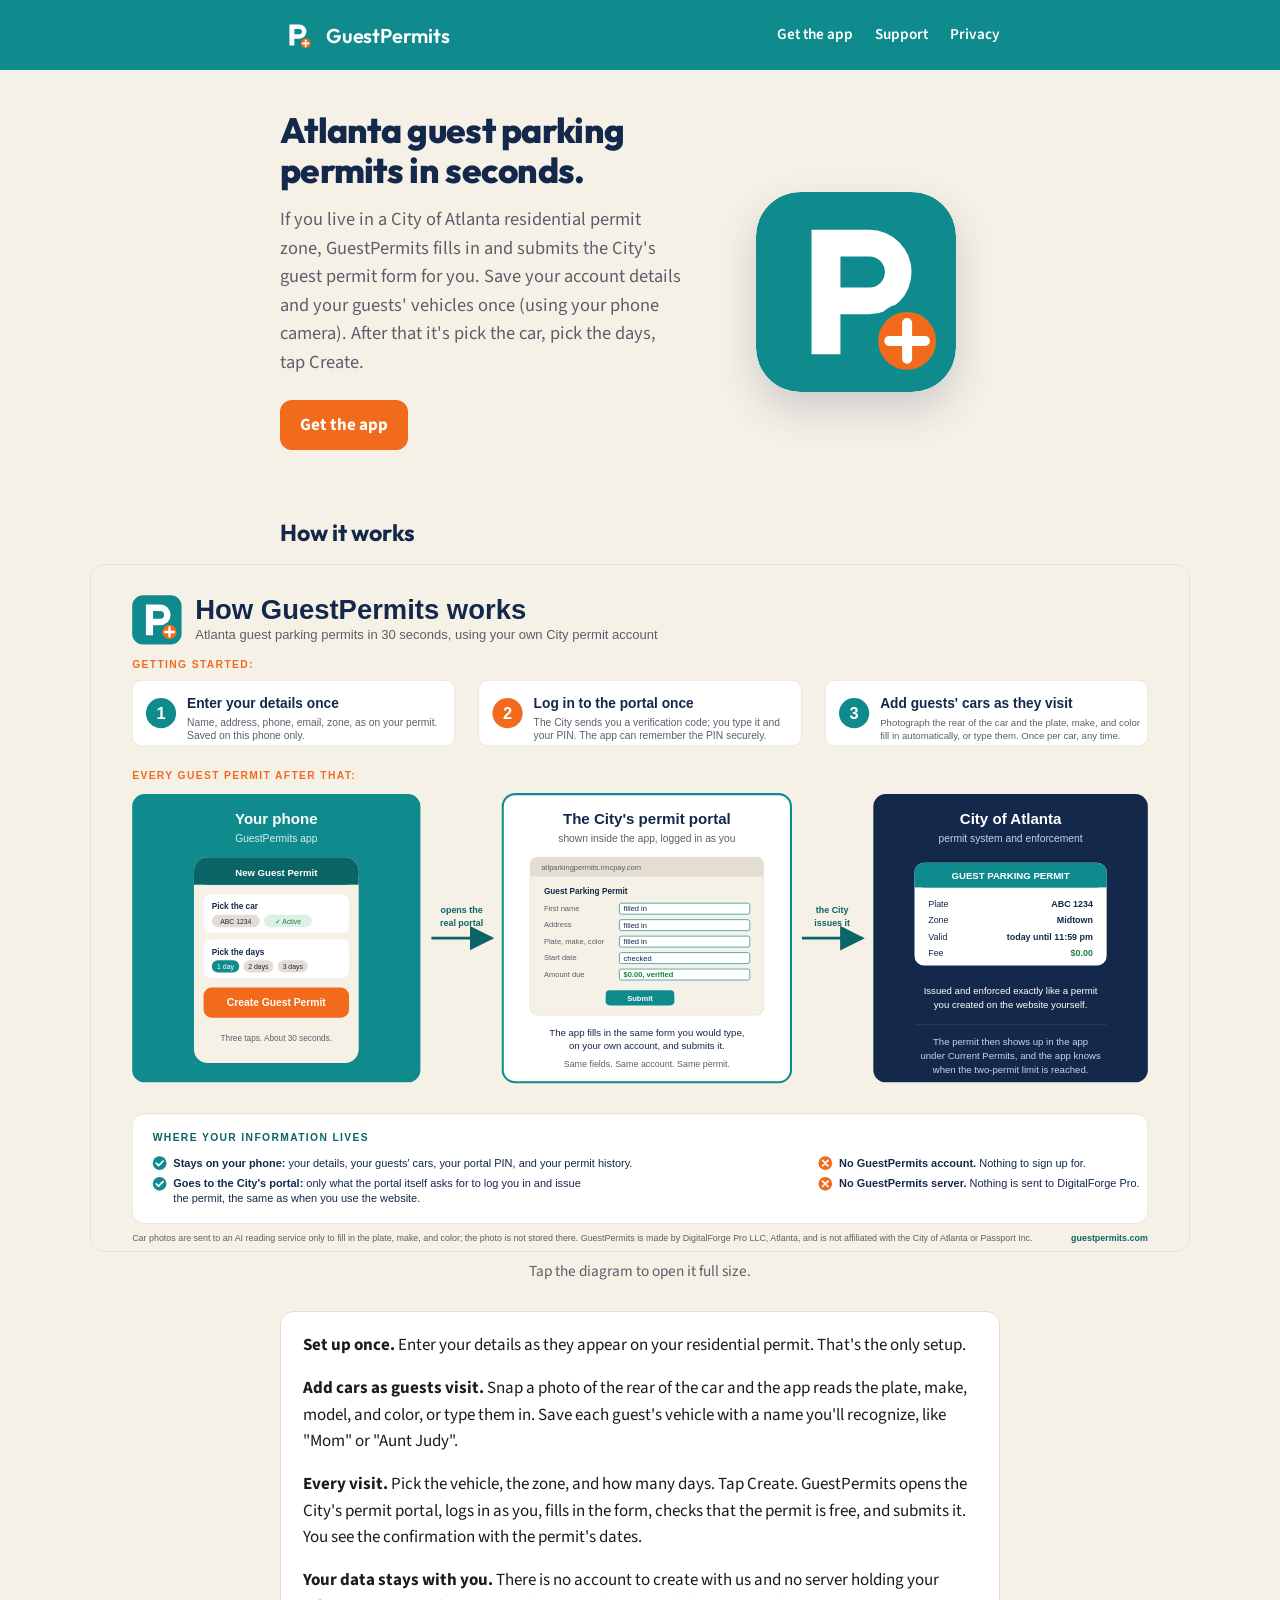
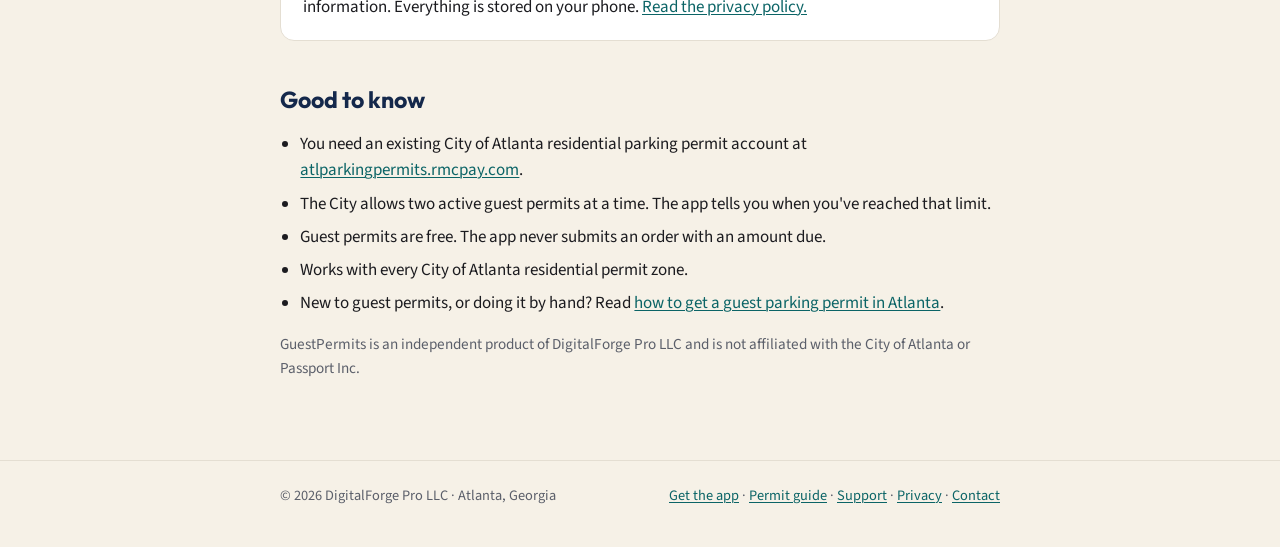
<file: index.html>
<!doctype html>
<html lang="en">
<head>
  <meta charset="utf-8">
  <meta name="viewport" content="width=device-width, initial-scale=1">
  <title>GuestPermits: Atlanta guest parking permits from your phone</title>
  <meta name="description" content="GuestPermits is an iPhone and Android app that creates City of Atlanta residential guest parking permits on your own City permit account in seconds.">
  <link rel="canonical" href="https://guestpermits.com/">
  <meta property="og:type" content="website">
  <meta property="og:site_name" content="GuestPermits">
  <meta property="og:title" content="GuestPermits: Atlanta guest parking permits from your phone">
  <meta property="og:description" content="An iPhone and Android app that creates City of Atlanta residential guest parking permits on your own City permit account in seconds.">
  <meta property="og:url" content="https://guestpermits.com/">
  <meta property="og:image" content="https://guestpermits.com/assets/how-it-works.png">
  <script type="application/ld+json">
  {
    "@context": "https://schema.org",
    "@type": "MobileApplication",
    "name": "GuestPermits",
    "url": "https://guestpermits.com/",
    "description": "Creates City of Atlanta residential guest parking permits on the resident's own City permit account.",
    "applicationCategory": "UtilitiesApplication",
    "operatingSystem": "iOS, Android",
    "sameAs": [
      "https://apps.apple.com/us/app/id6821782965",
      "https://play.google.com/store/apps/details?id=com.guestpermits.app"
    ],
    "offers": {
      "@type": "Offer",
      "price": "0",
      "priceCurrency": "USD",
      "areaServed": { "@type": "City", "name": "Atlanta", "containedInPlace": { "@type": "State", "name": "Georgia" } }
    },
    "publisher": { "@type": "Organization", "name": "DigitalForge Pro LLC", "url": "https://digitalforgepro.ai" }
  }
  </script>
  <link rel="icon" href="favicon.png">
  <link rel="preconnect" href="https://fonts.googleapis.com">
  <link rel="stylesheet" href="https://fonts.googleapis.com/css2?family=Outfit:wght@700;800&family=Source+Sans+3:wght@400;600;700&display=swap">
  <link rel="stylesheet" href="assets/site.css?v=20261015">
</head>
<body>
<header class="site">
  <div class="wrap">
    <a class="brand" href="/">
      <svg viewBox="0 0 180 180" xmlns="http://www.w3.org/2000/svg" aria-hidden="true"><rect width="180" height="180" rx="40" fill="#0F8B8D"/><path fill="#FFFFFF" fill-rule="evenodd" d="M50 34h52a38 38 0 0 1 0 76H76v36H50zM76 58v28h26a14 14 0 0 0 0-28z"/><circle cx="136" cy="134" r="30" fill="#F26B1D" stroke="#0F8B8D" stroke-width="8"/><path d="M136 118v32M120 134h32" stroke="#FFFFFF" stroke-width="9" stroke-linecap="round"/></svg>
      GuestPermits
    </a>
    <nav><a href="beta.html">Get the app</a><a href="support.html">Support</a><a href="privacy.html">Privacy</a></nav>
  </div>
</header>

<main class="wrap">
  <div class="hero">
    <div>
      <h1>Atlanta guest parking permits in seconds.</h1>
      <p class="lede">If you live in a City of Atlanta residential permit zone, GuestPermits fills in and submits the City's guest permit form for you. Save your account details and your guests' vehicles once (using your phone camera). After that it's pick the car, pick the days, tap Create.</p>
      <div class="badges">
        <!-- Replace with real store badges and links when the app is live. -->
        <a class="cta" href="beta.html">Get the app</a>
      </div>
    </div>
    <div class="hero-art">
      <svg viewBox="0 0 180 180" xmlns="http://www.w3.org/2000/svg" aria-label="GuestPermits icon"><rect width="180" height="180" rx="40" fill="#0F8B8D"/><path fill="#FFFFFF" fill-rule="evenodd" d="M50 34h52a38 38 0 0 1 0 76H76v36H50zM76 58v28h26a14 14 0 0 0 0-28z"/><circle cx="136" cy="134" r="30" fill="#F26B1D" stroke="#0F8B8D" stroke-width="8"/><path d="M136 118v32M120 134h32" stroke="#FFFFFF" stroke-width="9" stroke-linecap="round"/></svg>
    </div>
  </div>

  <h2>How it works</h2>
  <figure class="diagram">
    <a href="assets/how-it-works.png" target="_blank" rel="noopener" title="Open full size"><img src="assets/how-it-works.svg" alt="Diagram: getting started (enter your details, log in to the portal once, add guests' cars as they visit), then for every permit the app opens the City's real portal inside the app, fills in the same form on your account, and the City issues the permit. Your information stays on your phone; there is no GuestPermits account or server." width="1600" height="1000"></a>
    <figcaption>Tap the diagram to open it full size.</figcaption>
  </figure>
  <div class="card">
    <p><strong>Set up once.</strong> Enter your details as they appear on your residential permit. That's the only setup.</p>
    <p><strong>Add cars as guests visit.</strong> Snap a photo of the rear of the car and the app reads the plate, make, model, and color, or type them in. Save each guest's vehicle with a name you'll recognize, like "Mom" or "Aunt Judy".</p>
    <p><strong>Every visit.</strong> Pick the vehicle, the zone, and how many days. Tap Create. GuestPermits opens the City's permit portal, logs in as you, fills in the form, checks that the permit is free, and submits it. You see the confirmation with the permit's dates.</p>
    <p style="margin-bottom:0"><strong>Your data stays with you.</strong> There is no account to create with us and no server holding your information. Everything is stored on your phone. <a href="privacy.html">Read the privacy policy.</a></p>
  </div>

  <h2>Good to know</h2>
  <ul>
    <li>You need an existing City of Atlanta residential parking permit account at <a href="https://atlparkingpermits.rmcpay.com" target="_blank" rel="noopener">atlparkingpermits.rmcpay.com</a>.</li>
    <li>The City allows two active guest permits at a time. The app tells you when you've reached that limit.</li>
    <li>Guest permits are free. The app never submits an order with an amount due.</li>
    <li>Works with every City of Atlanta residential permit zone.</li>
    <li>New to guest permits, or doing it by hand? Read <a href="atlanta-guest-parking-permit.html">how to get a guest parking permit in Atlanta</a>.</li>
  </ul>

  <p class="meta">GuestPermits is an independent product of DigitalForge Pro LLC and is not affiliated with the City of Atlanta or Passport Inc.</p>
</main>

<footer class="site">
  <div class="wrap">
    <span>© 2026 DigitalForge Pro LLC · Atlanta, Georgia</span>
    <span><a href="beta.html">Get the app</a> · <a href="atlanta-guest-parking-permit.html">Permit guide</a> · <a href="support.html">Support</a> · <a href="privacy.html">Privacy</a> · <a href="mailto:support@digitalforgepro.ai">Contact</a></span>
  </div>
</footer>
</body>
</html>
</file>
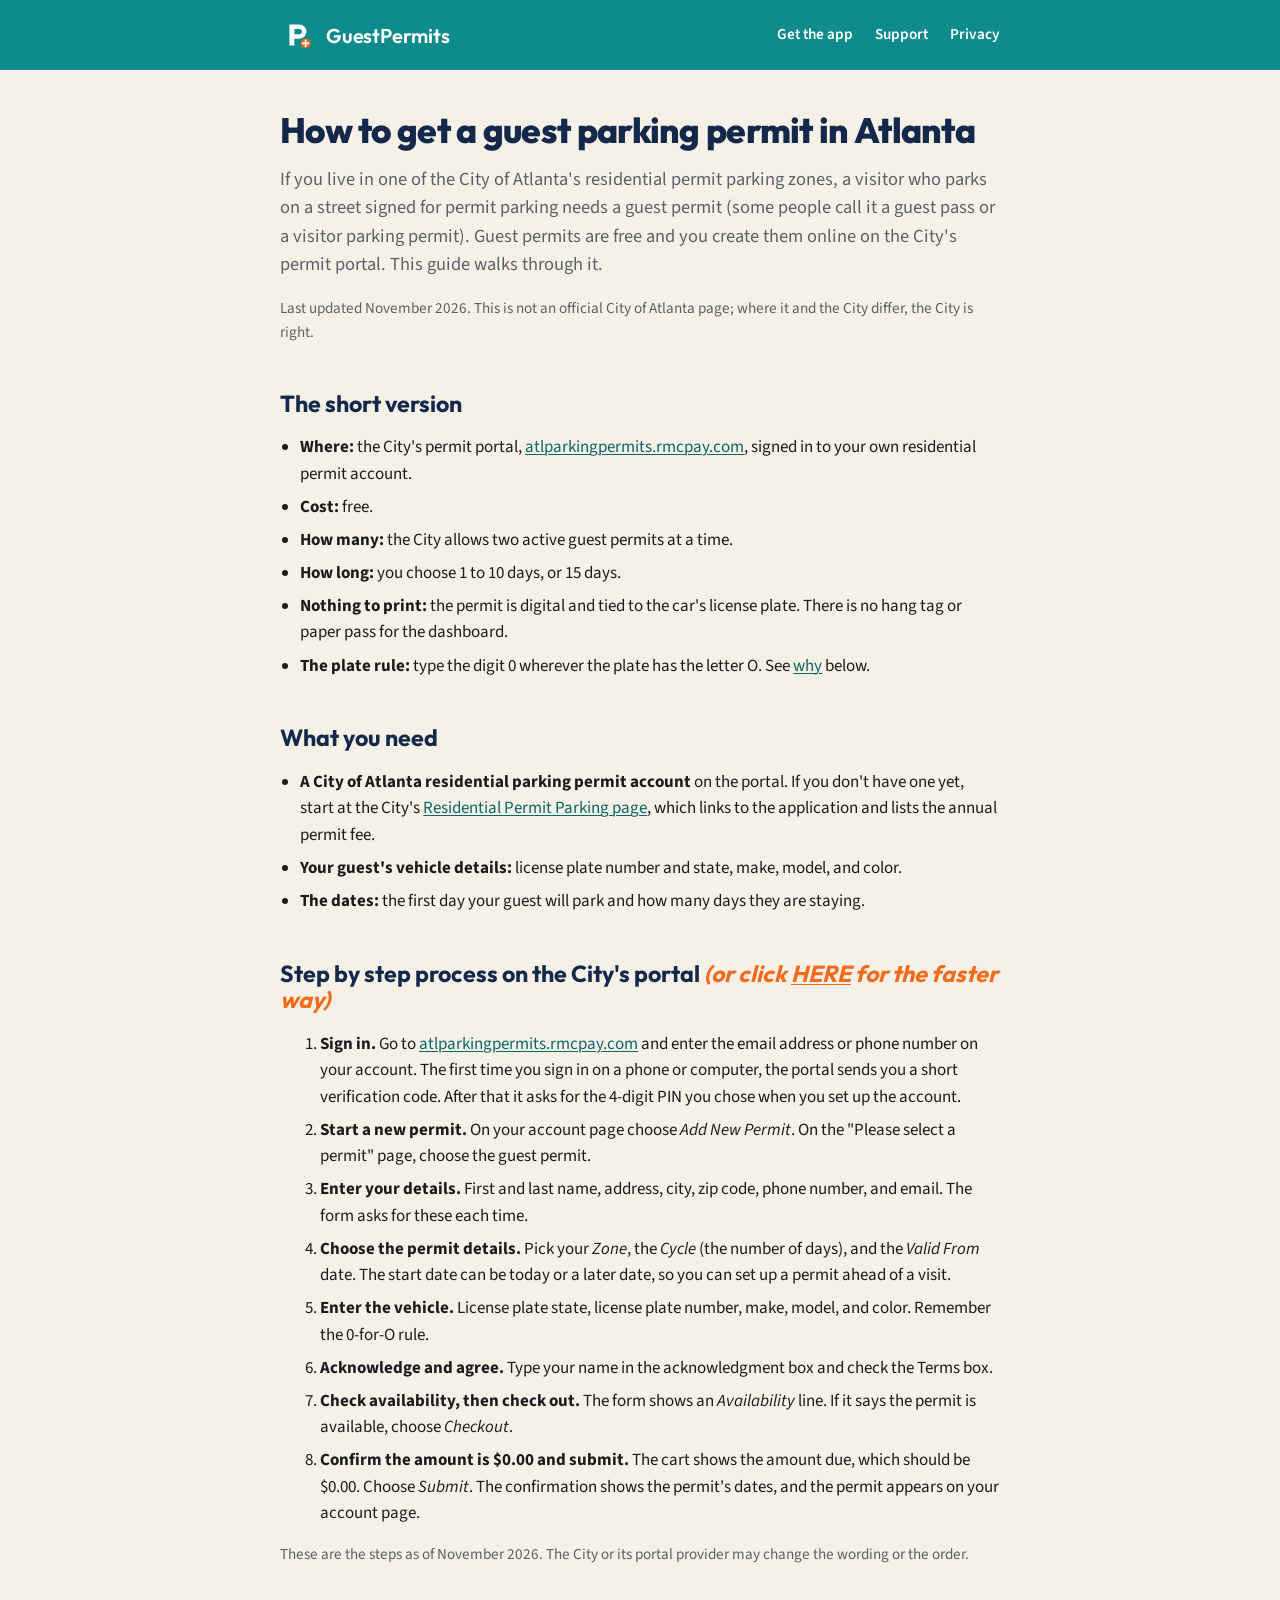
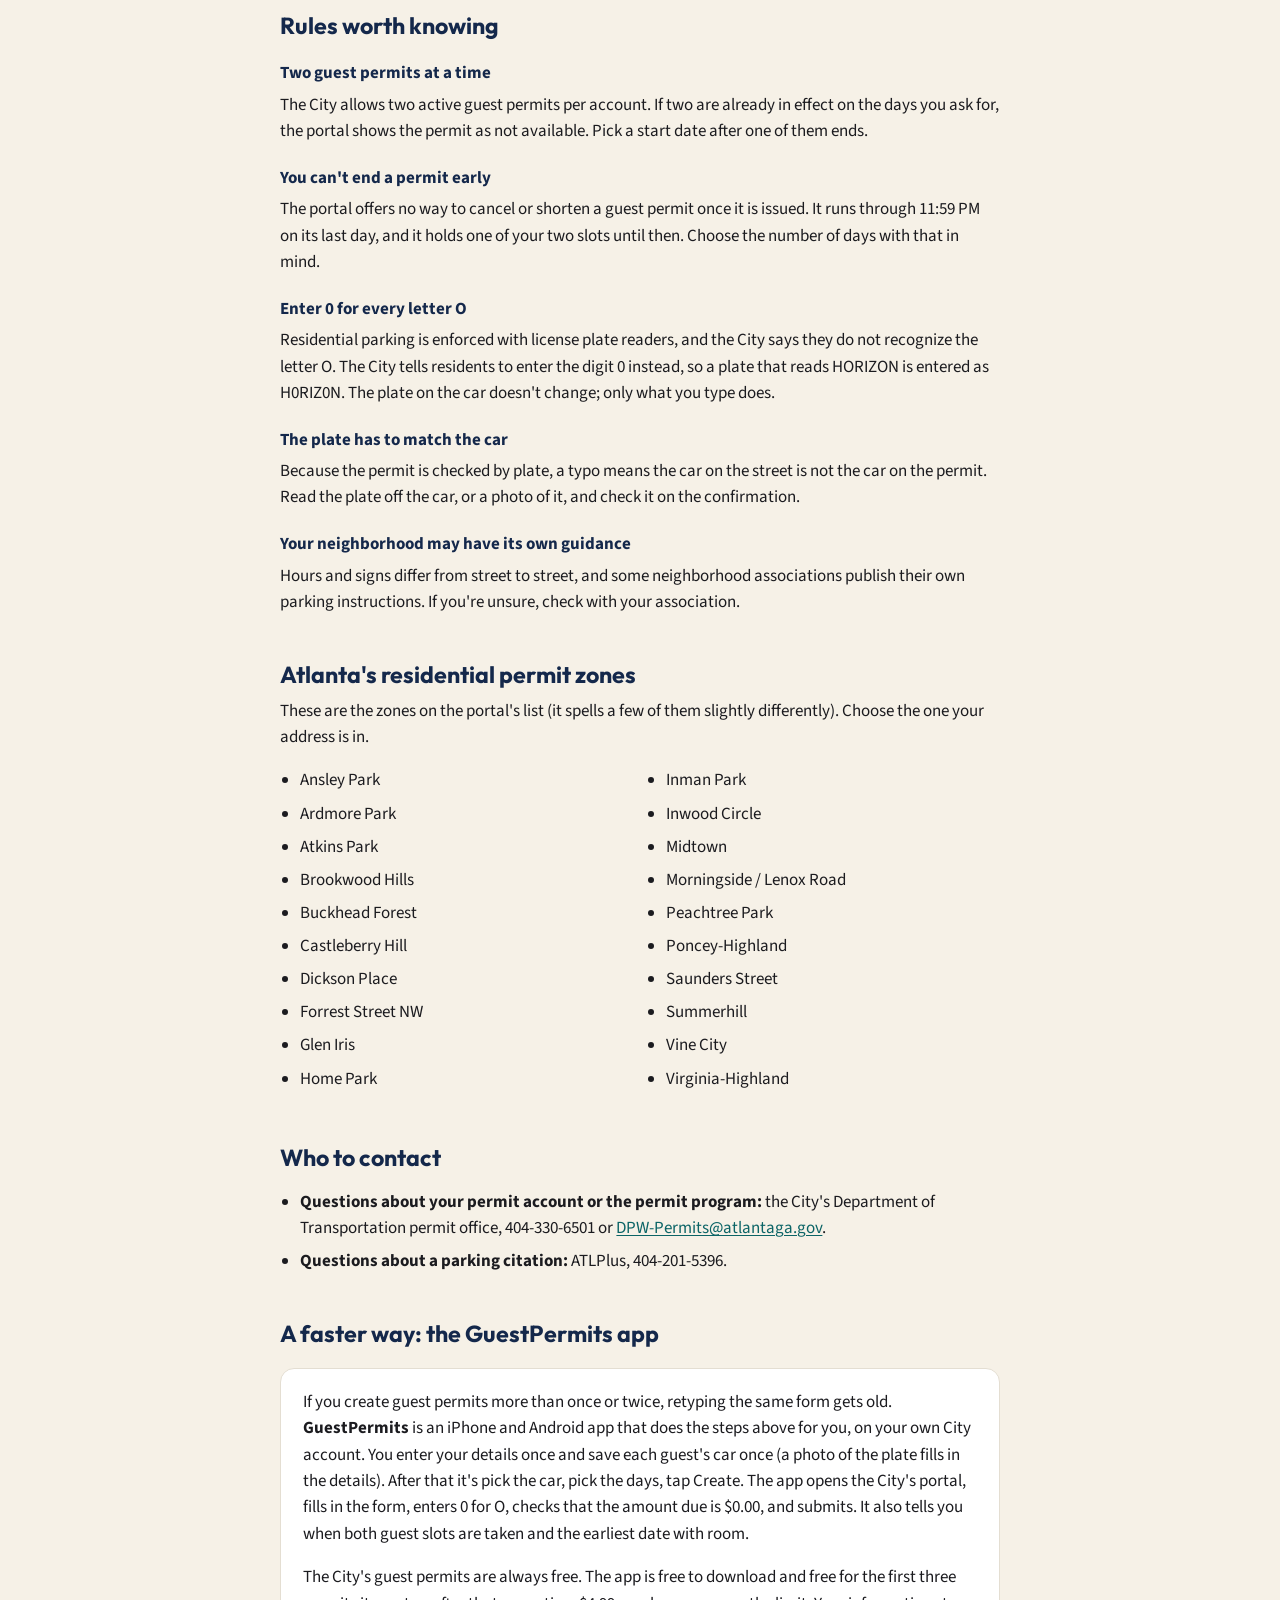
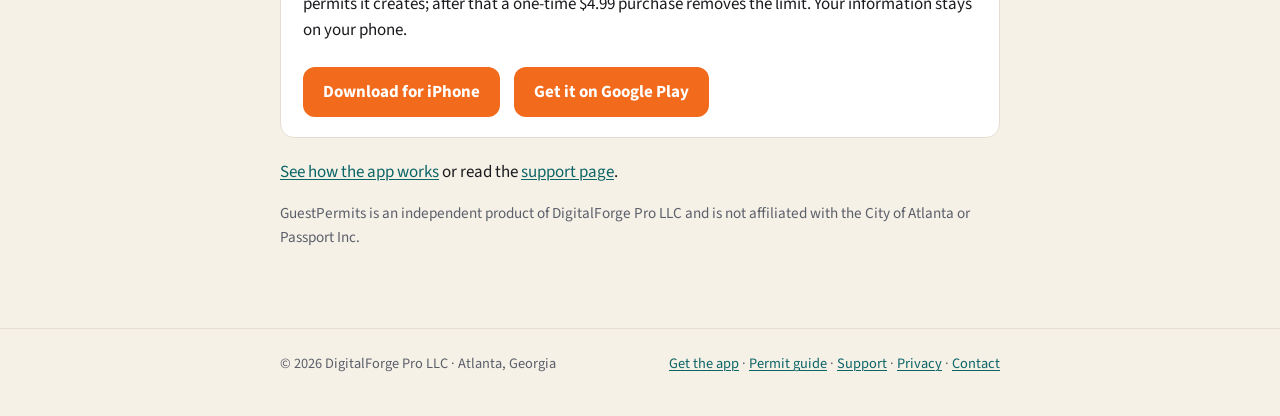
<file: atlanta-guest-parking-permit.html>
<!doctype html>
<html lang="en">
<head>
  <meta charset="utf-8">
  <meta name="viewport" content="width=device-width, initial-scale=1">
  <title>How to Get a Guest Parking Permit in Atlanta · GuestPermits</title>
  <meta name="description" content="A step-by-step guide to City of Atlanta residential guest parking permits: where to get one, what it costs (nothing), the two-at-a-time limit, and the license plate rule that trips people up.">
  <link rel="canonical" href="https://guestpermits.com/atlanta-guest-parking-permit.html">
  <meta property="og:type" content="article">
  <meta property="og:site_name" content="GuestPermits">
  <meta property="og:title" content="How to Get a Guest Parking Permit in Atlanta">
  <meta property="og:description" content="A step-by-step guide to City of Atlanta residential guest parking permits: where to get one, what it costs (nothing), and the rules worth knowing.">
  <meta property="og:url" content="https://guestpermits.com/atlanta-guest-parking-permit.html">
  <meta property="og:image" content="https://guestpermits.com/assets/how-it-works.png">
  <link rel="icon" href="favicon.png">
  <link rel="preconnect" href="https://fonts.googleapis.com">
  <link rel="stylesheet" href="https://fonts.googleapis.com/css2?family=Outfit:wght@700;800&family=Source+Sans+3:wght@400;600;700&display=swap">
  <link rel="stylesheet" href="assets/site.css?v=20261015">
  <script type="application/ld+json">
  {
    "@context": "https://schema.org",
    "@type": "Article",
    "headline": "How to Get a Guest Parking Permit in Atlanta",
    "description": "A step-by-step guide to City of Atlanta residential guest parking permits.",
    "datePublished": "2026-11-15",
    "dateModified": "2026-11-15",
    "mainEntityOfPage": "https://guestpermits.com/atlanta-guest-parking-permit.html",
    "author": { "@type": "Organization", "name": "DigitalForge Pro LLC", "url": "https://digitalforgepro.ai" },
    "publisher": { "@type": "Organization", "name": "DigitalForge Pro LLC", "url": "https://digitalforgepro.ai" }
  }
  </script>
</head>
<body>
<header class="site">
  <div class="wrap">
    <a class="brand" href="/">
      <svg viewBox="0 0 180 180" xmlns="http://www.w3.org/2000/svg" aria-hidden="true"><rect width="180" height="180" rx="40" fill="#0F8B8D"/><path fill="#FFFFFF" fill-rule="evenodd" d="M50 34h52a38 38 0 0 1 0 76H76v36H50zM76 58v28h26a14 14 0 0 0 0-28z"/><circle cx="136" cy="134" r="30" fill="#F26B1D" stroke="#0F8B8D" stroke-width="8"/><path d="M136 118v32M120 134h32" stroke="#FFFFFF" stroke-width="9" stroke-linecap="round"/></svg>
      GuestPermits
    </a>
    <nav><a href="beta.html">Get the app</a><a href="support.html">Support</a><a href="privacy.html">Privacy</a></nav>
  </div>
</header>

<main class="wrap">
  <h1>How to get a guest parking permit in Atlanta</h1>
  <p class="lede">If you live in one of the City of Atlanta's residential permit parking zones, a visitor who parks on a street signed for permit parking needs a guest permit (some people call it a guest pass or a visitor parking permit). Guest permits are free and you create them online on the City's permit portal. This guide walks through it.</p>
  <p class="meta">Last updated November 2026. This is not an official City of Atlanta page; where it and the City differ, the City is right.</p>

  <h2>The short version</h2>
  <ul>
    <li><strong>Where:</strong> the City's permit portal, <a href="https://atlparkingpermits.rmcpay.com" target="_blank" rel="noopener">atlparkingpermits.rmcpay.com</a>, signed in to your own residential permit account.</li>
    <li><strong>Cost:</strong> free.</li>
    <li><strong>How many:</strong> the City allows two active guest permits at a time.</li>
    <li><strong>How long:</strong> you choose 1 to 10 days, or 15 days.</li>
    <li><strong>Nothing to print:</strong> the permit is digital and tied to the car's license plate. There is no hang tag or paper pass for the dashboard.</li>
    <li><strong>The plate rule:</strong> type the digit 0 wherever the plate has the letter O. See <a href="#plates">why</a> below.</li>
  </ul>

  <h2>What you need</h2>
  <ul>
    <li><strong>A City of Atlanta residential parking permit account</strong> on the portal. If you don't have one yet, start at the City's <a href="https://www.atlantaga.gov/government/departments/transportation/strategy-and-planning/parking-services/residential-parking-permit" target="_blank" rel="noopener">Residential Permit Parking page</a>, which links to the application and lists the annual permit fee.</li>
    <li><strong>Your guest's vehicle details:</strong> license plate number and state, make, model, and color.</li>
    <li><strong>The dates:</strong> the first day your guest will park and how many days they are staying.</li>
  </ul>

  <h2>Step by step process on the City's portal <span style="font-style: italic; color: var(--orange);">(or click <a href="#faster" style="color: inherit;">HERE</a> for the faster way)</span></h2>
  <ol>
    <li><strong>Sign in.</strong> Go to <a href="https://atlparkingpermits.rmcpay.com" target="_blank" rel="noopener">atlparkingpermits.rmcpay.com</a> and enter the email address or phone number on your account. The first time you sign in on a phone or computer, the portal sends you a short verification code. After that it asks for the 4-digit PIN you chose when you set up the account.</li>
    <li><strong>Start a new permit.</strong> On your account page choose <em>Add New Permit</em>. On the "Please select a permit" page, choose the guest permit.</li>
    <li><strong>Enter your details.</strong> First and last name, address, city, zip code, phone number, and email. The form asks for these each time.</li>
    <li><strong>Choose the permit details.</strong> Pick your <em>Zone</em>, the <em>Cycle</em> (the number of days), and the <em>Valid From</em> date. The start date can be today or a later date, so you can set up a permit ahead of a visit.</li>
    <li><strong>Enter the vehicle.</strong> License plate state, license plate number, make, model, and color. Remember the 0-for-O rule.</li>
    <li><strong>Acknowledge and agree.</strong> Type your name in the acknowledgment box and check the Terms box.</li>
    <li><strong>Check availability, then check out.</strong> The form shows an <em>Availability</em> line. If it says the permit is available, choose <em>Checkout</em>.</li>
    <li><strong>Confirm the amount is $0.00 and submit.</strong> The cart shows the amount due, which should be $0.00. Choose <em>Submit</em>. The confirmation shows the permit's dates, and the permit appears on your account page.</li>
  </ol>
  <p class="meta">These are the steps as of November 2026. The City or its portal provider may change the wording or the order.</p>

  <h2>Rules worth knowing</h2>
  <dl class="faq">
    <dt>Two guest permits at a time</dt>
    <dd>The City allows two active guest permits per account. If two are already in effect on the days you ask for, the portal shows the permit as not available. Pick a start date after one of them ends.</dd>

    <dt>You can't end a permit early</dt>
    <dd>The portal offers no way to cancel or shorten a guest permit once it is issued. It runs through 11:59 PM on its last day, and it holds one of your two slots until then. Choose the number of days with that in mind.</dd>

    <dt id="plates">Enter 0 for every letter O</dt>
    <dd>Residential parking is enforced with license plate readers, and the City says they do not recognize the letter O. The City tells residents to enter the digit 0 instead, so a plate that reads HORIZON is entered as H0RIZ0N. The plate on the car doesn't change; only what you type does.</dd>

    <dt>The plate has to match the car</dt>
    <dd>Because the permit is checked by plate, a typo means the car on the street is not the car on the permit. Read the plate off the car, or a photo of it, and check it on the confirmation.</dd>

    <dt>Your neighborhood may have its own guidance</dt>
    <dd>Hours and signs differ from street to street, and some neighborhood associations publish their own parking instructions. If you're unsure, check with your association.</dd>
  </dl>

  <h2>Atlanta's residential permit zones</h2>
  <p>These are the zones on the portal's list (it spells a few of them slightly differently). Choose the one your address is in.</p>
  <ul style="columns: 2; column-gap: 32px;">
    <li>Ansley Park</li>
    <li>Ardmore Park</li>
    <li>Atkins Park</li>
    <li>Brookwood Hills</li>
    <li>Buckhead Forest</li>
    <li>Castleberry Hill</li>
    <li>Dickson Place</li>
    <li>Forrest Street NW</li>
    <li>Glen Iris</li>
    <li>Home Park</li>
    <li>Inman Park</li>
    <li>Inwood Circle</li>
    <li>Midtown</li>
    <li>Morningside / Lenox Road</li>
    <li>Peachtree Park</li>
    <li>Poncey-Highland</li>
    <li>Saunders Street</li>
    <li>Summerhill</li>
    <li>Vine City</li>
    <li>Virginia-Highland</li>
  </ul>

  <h2>Who to contact</h2>
  <ul>
    <li><strong>Questions about your permit account or the permit program:</strong> the City's Department of Transportation permit office, 404-330-6501 or <a href="mailto:DPW-Permits@atlantaga.gov">DPW-Permits@atlantaga.gov</a>.</li>
    <li><strong>Questions about a parking citation:</strong> ATLPlus, 404-201-5396.</li>
  </ul>

  <h2 id="faster">A faster way: the GuestPermits app</h2>
  <div class="card">
    <p>If you create guest permits more than once or twice, retyping the same form gets old. <strong>GuestPermits</strong> is an iPhone and Android app that does the steps above for you, on your own City account. You enter your details once and save each guest's car once (a photo of the plate fills in the details). After that it's pick the car, pick the days, tap Create. The app opens the City's portal, fills in the form, enters 0 for O, checks that the amount due is $0.00, and submits. It also tells you when both guest slots are taken and the earliest date with room.</p>
    <p>The City's guest permits are always free. The app is free to download and free for the first three permits it creates; after that a one-time $4.99 purchase removes the limit. Your information stays on your phone.</p>
    <div class="badges" style="margin-bottom:0">
      <a class="cta" href="https://apps.apple.com/us/app/id6821782965">Download for iPhone</a>
      <a class="cta" href="https://play.google.com/store/apps/details?id=com.guestpermits.app">Get it on Google Play</a>
    </div>
  </div>
  <p><a href="/">See how the app works</a> or read the <a href="support.html">support page</a>.</p>

  <p class="meta">GuestPermits is an independent product of DigitalForge Pro LLC and is not affiliated with the City of Atlanta or Passport Inc.</p>
</main>

<footer class="site">
  <div class="wrap">
    <span>© 2026 DigitalForge Pro LLC · Atlanta, Georgia</span>
    <span><a href="beta.html">Get the app</a> · <a href="atlanta-guest-parking-permit.html">Permit guide</a> · <a href="support.html">Support</a> · <a href="privacy.html">Privacy</a> · <a href="mailto:support@digitalforgepro.ai">Contact</a></span>
  </div>
</footer>
</body>
</html>
</file>
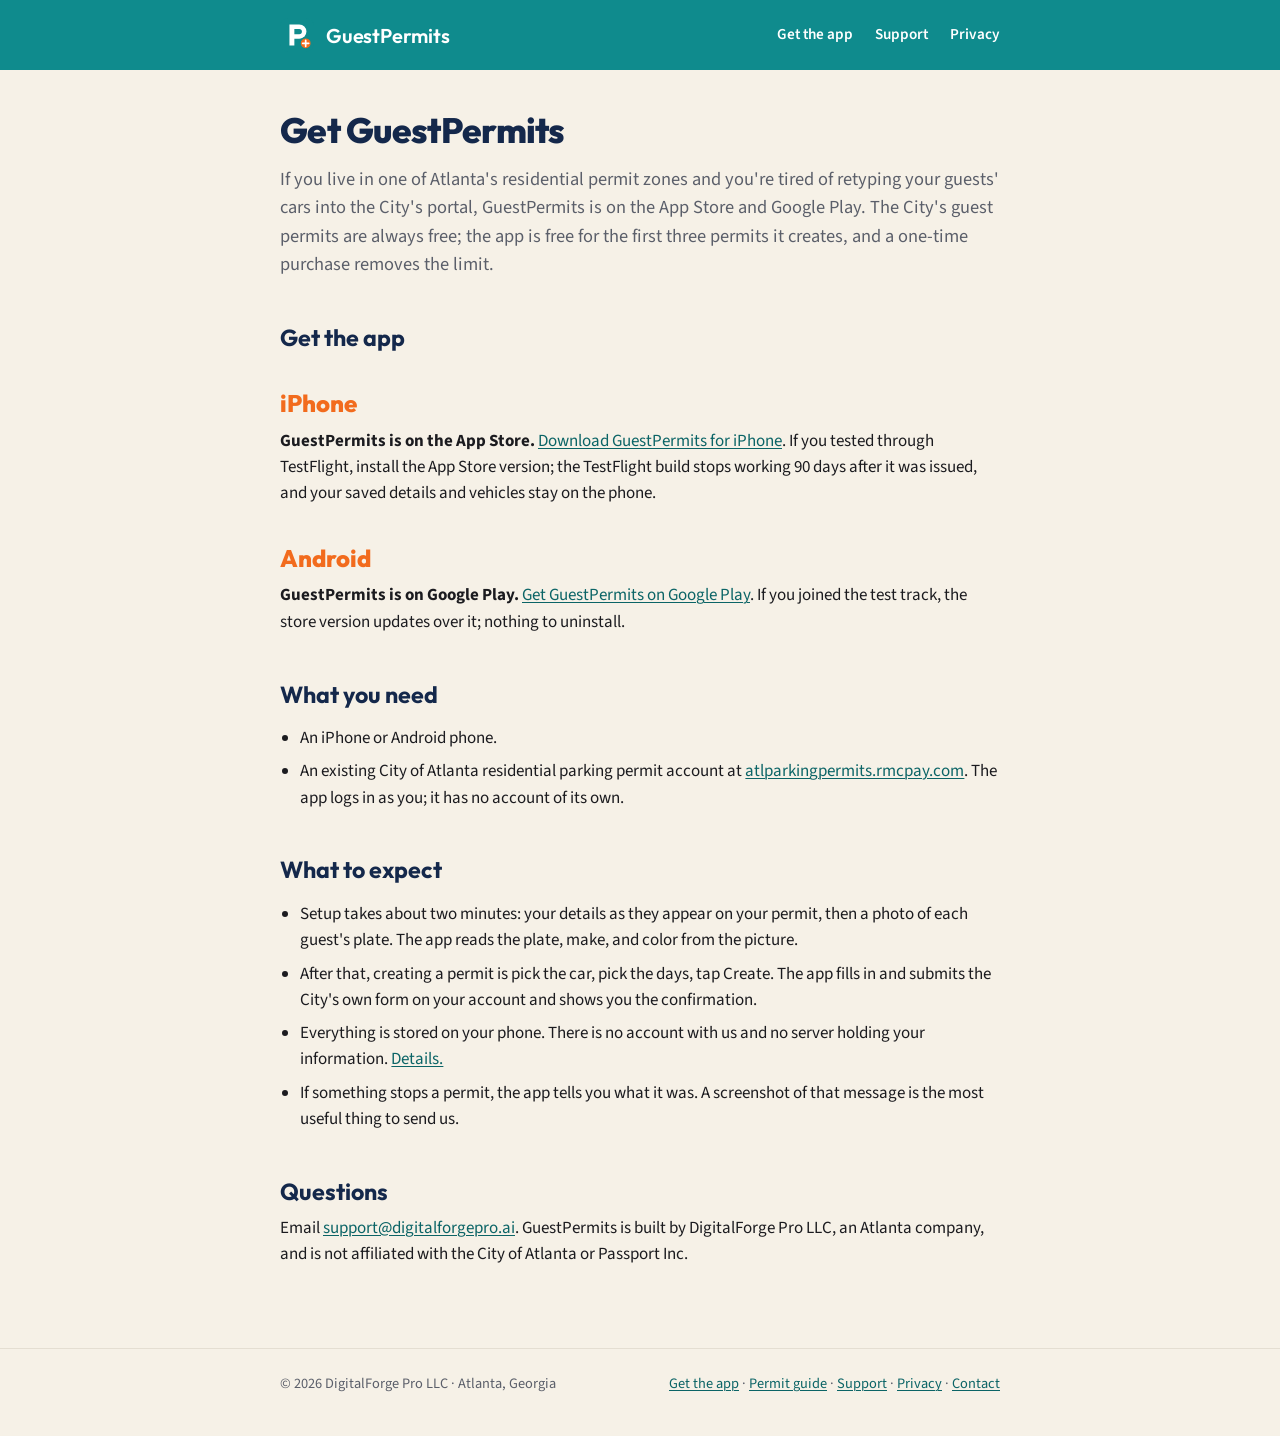
<file: beta.html>
<!doctype html>
<html lang="en">
<head>
  <meta charset="utf-8">
  <meta name="viewport" content="width=device-width, initial-scale=1">
  <title>Get the App for iPhone and Android · GuestPermits</title>
  <meta name="description" content="Download GuestPermits for iPhone or Android, the app that creates City of Atlanta guest parking permits in seconds.">
  <link rel="canonical" href="https://guestpermits.com/beta.html">
  <link rel="icon" href="favicon.png">
  <link rel="preconnect" href="https://fonts.googleapis.com">
  <link rel="stylesheet" href="https://fonts.googleapis.com/css2?family=Outfit:wght@700;800&family=Source+Sans+3:wght@400;600;700&display=swap">
  <link rel="stylesheet" href="assets/site.css?v=20261015">
</head>
<body>
<header class="site">
  <div class="wrap">
    <a class="brand" href="/">
      <svg viewBox="0 0 180 180" xmlns="http://www.w3.org/2000/svg" aria-hidden="true"><rect width="180" height="180" rx="40" fill="#0F8B8D"/><path fill="#FFFFFF" fill-rule="evenodd" d="M50 34h52a38 38 0 0 1 0 76H76v36H50zM76 58v28h26a14 14 0 0 0 0-28z"/><circle cx="136" cy="134" r="30" fill="#F26B1D" stroke="#0F8B8D" stroke-width="8"/><path d="M136 118v32M120 134h32" stroke="#FFFFFF" stroke-width="9" stroke-linecap="round"/></svg>
      GuestPermits
    </a>
    <nav><a href="beta.html">Get the app</a><a href="support.html">Support</a><a href="privacy.html">Privacy</a></nav>
  </div>
</header>

<main class="wrap">
  <h1>Get GuestPermits</h1>
  <p class="lede">If you live in one of Atlanta's residential permit zones and you're tired of retyping your guests' cars into the City's portal, GuestPermits is on the App Store and Google Play. The City's guest permits are always free; the app is free for the first three permits it creates, and a one-time purchase removes the limit.</p>

  <h2>Get the app</h2>
  <dl class="faq platforms">
    <dt>iPhone</dt>
    <dd><strong>GuestPermits is on the App Store.</strong> <a href="https://apps.apple.com/us/app/id6821782965">Download GuestPermits for iPhone</a>. If you tested through TestFlight, install the App Store version; the TestFlight build stops working 90 days after it was issued, and your saved details and vehicles stay on the phone.</dd>
    <dt>Android</dt>
    <dd><strong>GuestPermits is on Google Play.</strong> <a href="https://play.google.com/store/apps/details?id=com.guestpermits.app">Get GuestPermits on Google Play</a>. If you joined the test track, the store version updates over it; nothing to uninstall.</dd>
  </dl>

  <h2>What you need</h2>
  <ul>
    <li>An iPhone or Android phone.</li>
    <li>An existing City of Atlanta residential parking permit account at <a href="https://atlparkingpermits.rmcpay.com" target="_blank" rel="noopener">atlparkingpermits.rmcpay.com</a>. The app logs in as you; it has no account of its own.</li>
  </ul>

  <h2>What to expect</h2>
  <ul>
    <li>Setup takes about two minutes: your details as they appear on your permit, then a photo of each guest's plate. The app reads the plate, make, and color from the picture.</li>
    <li>After that, creating a permit is pick the car, pick the days, tap Create. The app fills in and submits the City's own form on your account and shows you the confirmation.</li>
    <li>Everything is stored on your phone. There is no account with us and no server holding your information. <a href="privacy.html">Details.</a></li>
    <li>If something stops a permit, the app tells you what it was. A screenshot of that message is the most useful thing to send us.</li>
  </ul>

  <h2>Questions</h2>
  <p>Email <a href="mailto:support@digitalforgepro.ai">support@digitalforgepro.ai</a>. GuestPermits is built by DigitalForge Pro LLC, an Atlanta company, and is not affiliated with the City of Atlanta or Passport Inc.</p>
</main>

<footer class="site">
  <div class="wrap">
    <span>© 2026 DigitalForge Pro LLC · Atlanta, Georgia</span>
    <span><a href="beta.html">Get the app</a> · <a href="atlanta-guest-parking-permit.html">Permit guide</a> · <a href="support.html">Support</a> · <a href="privacy.html">Privacy</a> · <a href="mailto:support@digitalforgepro.ai">Contact</a></span>
  </div>
</footer>
</body>
</html>
</file>
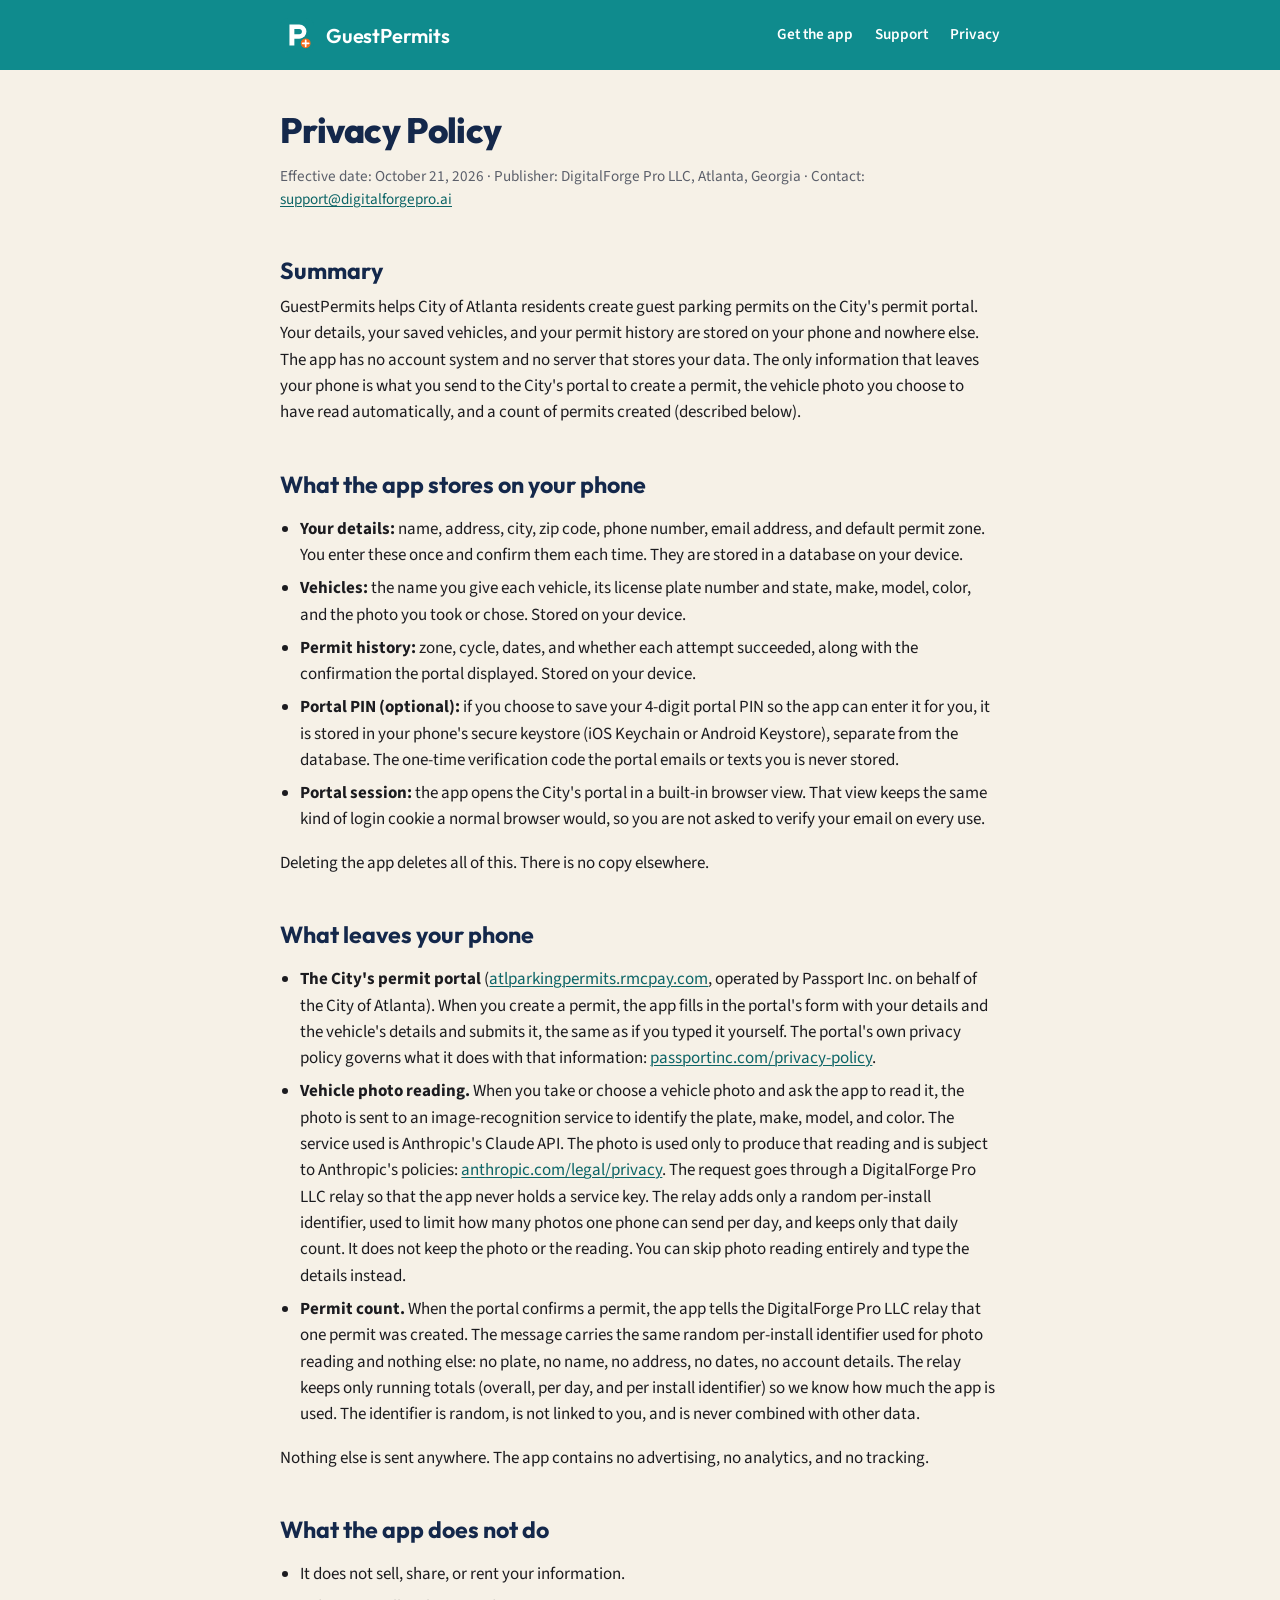
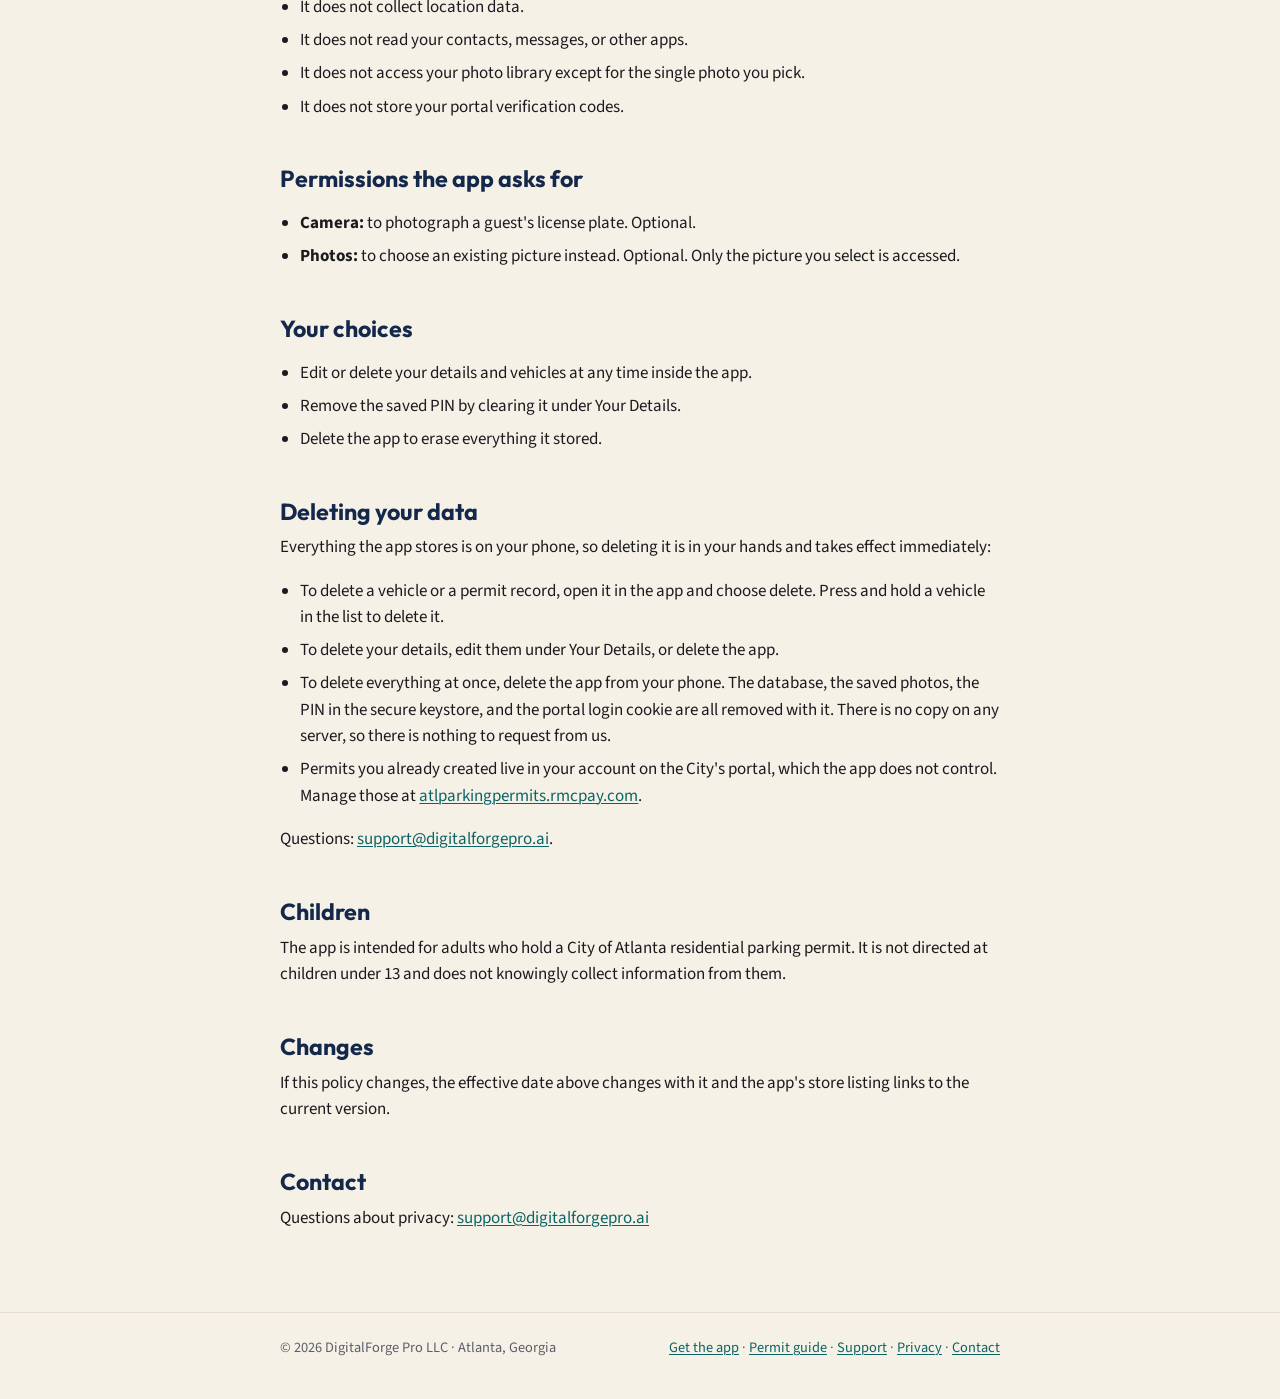
<file: privacy.html>
<!doctype html>
<html lang="en">
<head>
  <meta charset="utf-8">
  <meta name="viewport" content="width=device-width, initial-scale=1">
  <title>Privacy Policy · GuestPermits</title>
  <meta name="description" content="What the GuestPermits app stores, what leaves your phone, and what it never does.">
  <link rel="canonical" href="https://guestpermits.com/privacy.html">
  <link rel="icon" href="favicon.png">
  <link rel="preconnect" href="https://fonts.googleapis.com">
  <link rel="stylesheet" href="https://fonts.googleapis.com/css2?family=Outfit:wght@700;800&family=Source+Sans+3:wght@400;600;700&display=swap">
  <link rel="stylesheet" href="assets/site.css?v=20261015">
</head>
<body>
<header class="site">
  <div class="wrap">
    <a class="brand" href="/">
      <svg viewBox="0 0 180 180" xmlns="http://www.w3.org/2000/svg" aria-hidden="true"><rect width="180" height="180" rx="40" fill="#0F8B8D"/><path fill="#FFFFFF" fill-rule="evenodd" d="M50 34h52a38 38 0 0 1 0 76H76v36H50zM76 58v28h26a14 14 0 0 0 0-28z"/><circle cx="136" cy="134" r="30" fill="#F26B1D" stroke="#0F8B8D" stroke-width="8"/><path d="M136 118v32M120 134h32" stroke="#FFFFFF" stroke-width="9" stroke-linecap="round"/></svg>
      GuestPermits
    </a>
    <nav><a href="beta.html">Get the app</a><a href="support.html">Support</a><a href="privacy.html">Privacy</a></nav>
  </div>
</header>

<main class="wrap">
  <h1>Privacy Policy</h1>
  <p class="meta">Effective date: October 21, 2026 · Publisher: DigitalForge Pro LLC, Atlanta, Georgia · Contact: <a href="mailto:support@digitalforgepro.ai">support@digitalforgepro.ai</a></p>

  <h2>Summary</h2>
  <p>GuestPermits helps City of Atlanta residents create guest parking permits on the City's permit portal. Your details, your saved vehicles, and your permit history are stored on your phone and nowhere else. The app has no account system and no server that stores your data. The only information that leaves your phone is what you send to the City's portal to create a permit, the vehicle photo you choose to have read automatically, and a count of permits created (described below).</p>

  <h2>What the app stores on your phone</h2>
  <ul>
    <li><strong>Your details:</strong> name, address, city, zip code, phone number, email address, and default permit zone. You enter these once and confirm them each time. They are stored in a database on your device.</li>
    <li><strong>Vehicles:</strong> the name you give each vehicle, its license plate number and state, make, model, color, and the photo you took or chose. Stored on your device.</li>
    <li><strong>Permit history:</strong> zone, cycle, dates, and whether each attempt succeeded, along with the confirmation the portal displayed. Stored on your device.</li>
    <li><strong>Portal PIN (optional):</strong> if you choose to save your 4-digit portal PIN so the app can enter it for you, it is stored in your phone's secure keystore (iOS Keychain or Android Keystore), separate from the database. The one-time verification code the portal emails or texts you is never stored.</li>
    <li><strong>Portal session:</strong> the app opens the City's portal in a built-in browser view. That view keeps the same kind of login cookie a normal browser would, so you are not asked to verify your email on every use.</li>
  </ul>
  <p>Deleting the app deletes all of this. There is no copy elsewhere.</p>

  <h2>What leaves your phone</h2>
  <ul>
    <li><strong>The City's permit portal</strong> (<a href="https://atlparkingpermits.rmcpay.com" target="_blank" rel="noopener">atlparkingpermits.rmcpay.com</a>, operated by Passport Inc. on behalf of the City of Atlanta). When you create a permit, the app fills in the portal's form with your details and the vehicle's details and submits it, the same as if you typed it yourself. The portal's own privacy policy governs what it does with that information: <a href="https://www.passportinc.com/privacy-policy/">passportinc.com/privacy-policy</a>.</li>
    <li><strong>Vehicle photo reading.</strong> When you take or choose a vehicle photo and ask the app to read it, the photo is sent to an image-recognition service to identify the plate, make, model, and color. The service used is Anthropic's Claude API. The photo is used only to produce that reading and is subject to Anthropic's policies: <a href="https://www.anthropic.com/legal/privacy">anthropic.com/legal/privacy</a>. The request goes through a DigitalForge Pro LLC relay so that the app never holds a service key. The relay adds only a random per-install identifier, used to limit how many photos one phone can send per day, and keeps only that daily count. It does not keep the photo or the reading. You can skip photo reading entirely and type the details instead.</li>
    <li><strong>Permit count.</strong> When the portal confirms a permit, the app tells the DigitalForge Pro LLC relay that one permit was created. The message carries the same random per-install identifier used for photo reading and nothing else: no plate, no name, no address, no dates, no account details. The relay keeps only running totals (overall, per day, and per install identifier) so we know how much the app is used. The identifier is random, is not linked to you, and is never combined with other data.</li>
  </ul>
  <p>Nothing else is sent anywhere. The app contains no advertising, no analytics, and no tracking.</p>

  <h2>What the app does not do</h2>
  <ul>
    <li>It does not sell, share, or rent your information.</li>
    <li>It does not collect location data.</li>
    <li>It does not read your contacts, messages, or other apps.</li>
    <li>It does not access your photo library except for the single photo you pick.</li>
    <li>It does not store your portal verification codes.</li>
  </ul>

  <h2>Permissions the app asks for</h2>
  <ul>
    <li><strong>Camera:</strong> to photograph a guest's license plate. Optional.</li>
    <li><strong>Photos:</strong> to choose an existing picture instead. Optional. Only the picture you select is accessed.</li>
  </ul>

  <h2>Your choices</h2>
  <ul>
    <li>Edit or delete your details and vehicles at any time inside the app.</li>
    <li>Remove the saved PIN by clearing it under Your Details.</li>
    <li>Delete the app to erase everything it stored.</li>
  </ul>

  <h2 id="delete">Deleting your data</h2>
  <p>Everything the app stores is on your phone, so deleting it is in your hands and takes effect immediately:</p>
  <ul>
    <li>To delete a vehicle or a permit record, open it in the app and choose delete. Press and hold a vehicle in the list to delete it.</li>
    <li>To delete your details, edit them under Your Details, or delete the app.</li>
    <li>To delete everything at once, delete the app from your phone. The database, the saved photos, the PIN in the secure keystore, and the portal login cookie are all removed with it. There is no copy on any server, so there is nothing to request from us.</li>
    <li>Permits you already created live in your account on the City's portal, which the app does not control. Manage those at <a href="https://atlparkingpermits.rmcpay.com" target="_blank" rel="noopener">atlparkingpermits.rmcpay.com</a>.</li>
  </ul>
  <p>Questions: <a href="mailto:support@digitalforgepro.ai">support@digitalforgepro.ai</a>.</p>

  <h2>Children</h2>
  <p>The app is intended for adults who hold a City of Atlanta residential parking permit. It is not directed at children under 13 and does not knowingly collect information from them.</p>

  <h2>Changes</h2>
  <p>If this policy changes, the effective date above changes with it and the app's store listing links to the current version.</p>

  <h2>Contact</h2>
  <p>Questions about privacy: <a href="mailto:support@digitalforgepro.ai">support@digitalforgepro.ai</a></p>
</main>

<footer class="site">
  <div class="wrap">
    <span>© 2026 DigitalForge Pro LLC · Atlanta, Georgia</span>
    <span><a href="beta.html">Get the app</a> · <a href="atlanta-guest-parking-permit.html">Permit guide</a> · <a href="support.html">Support</a> · <a href="privacy.html">Privacy</a> · <a href="mailto:support@digitalforgepro.ai">Contact</a></span>
  </div>
</footer>
</body>
</html>
</file>
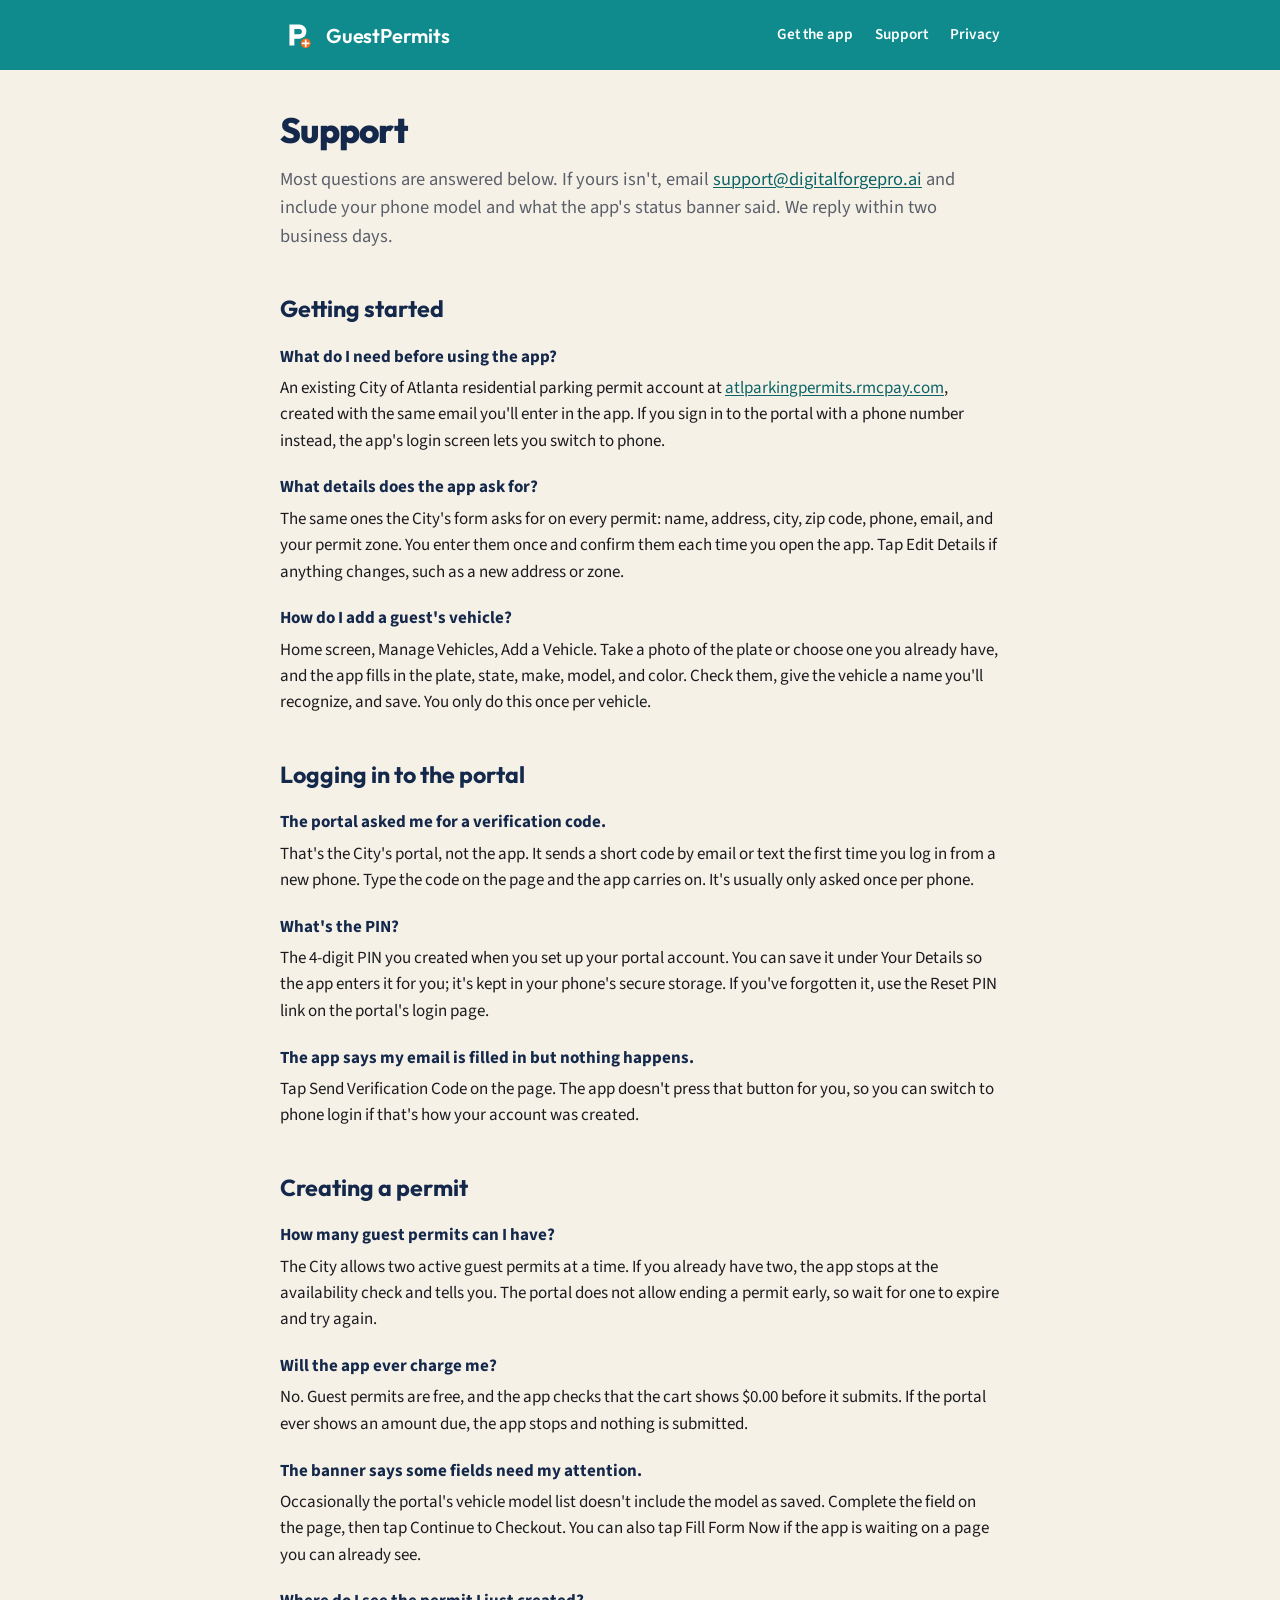
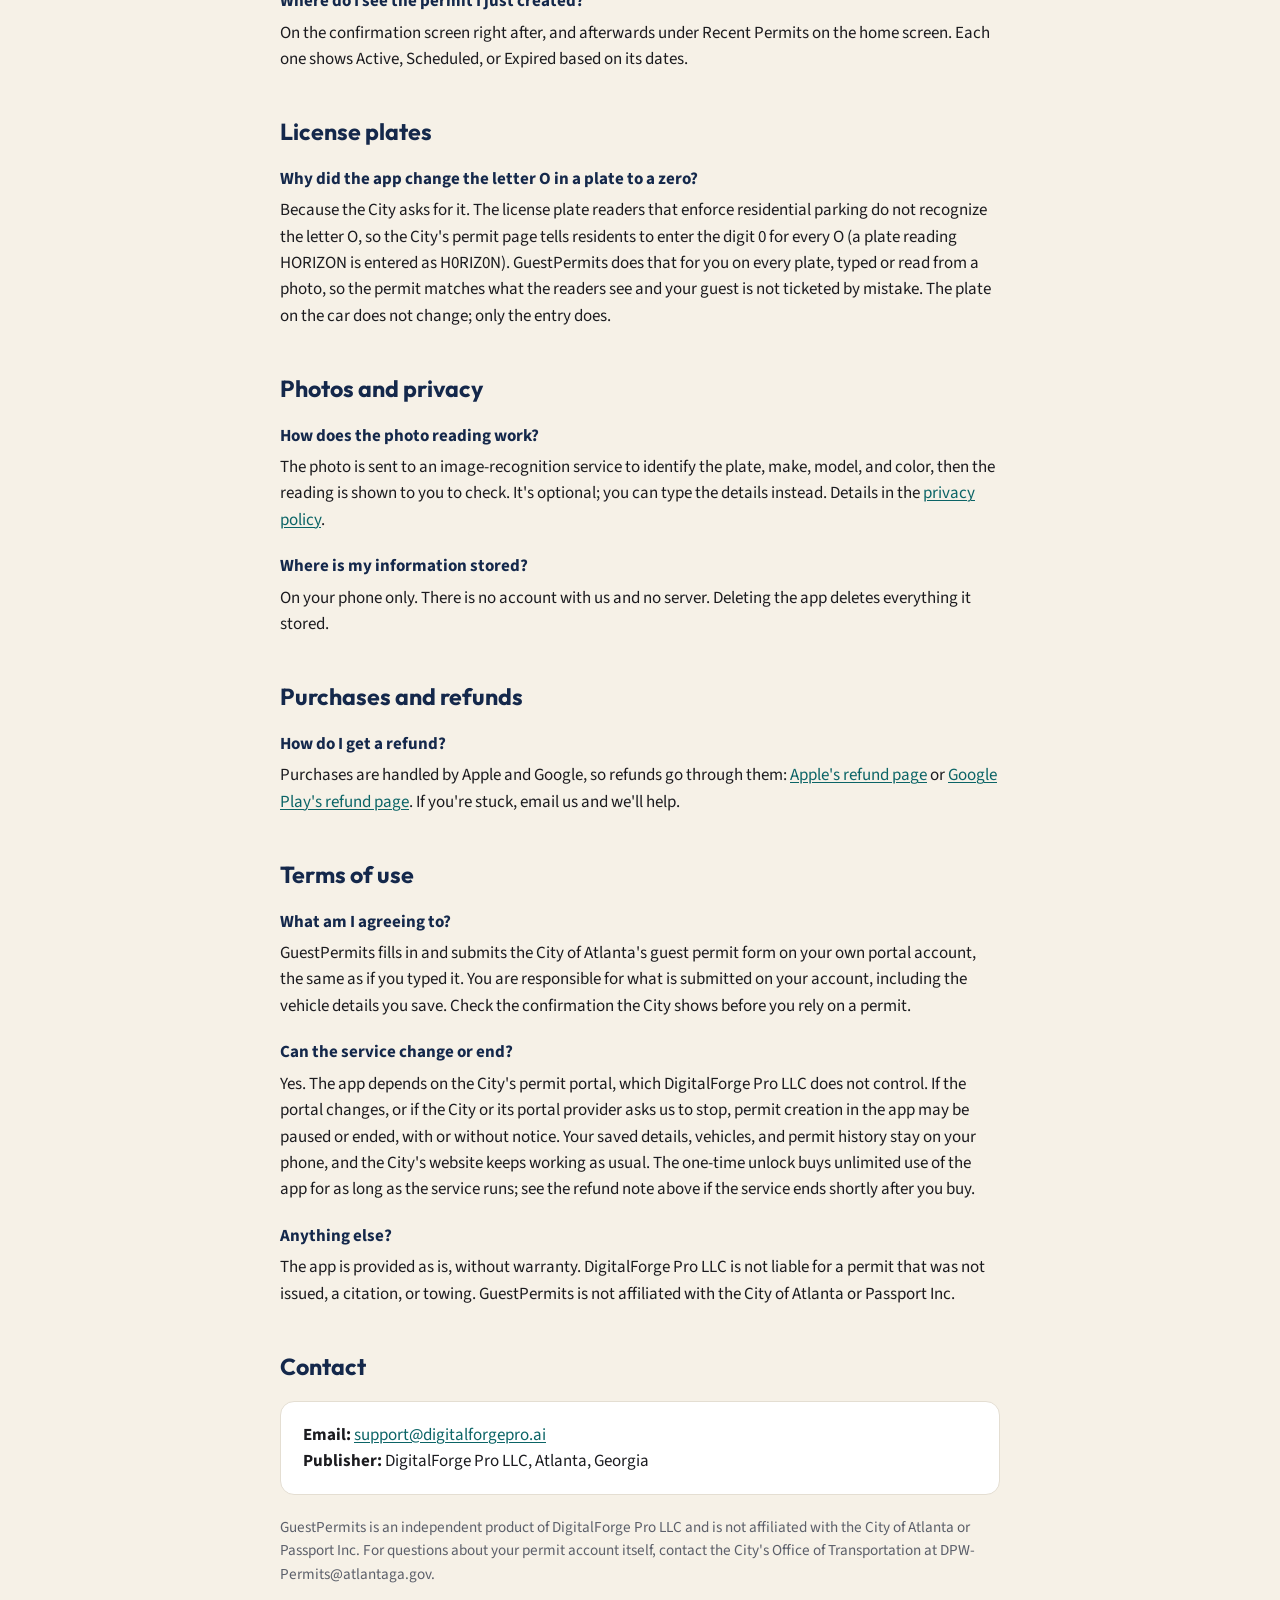
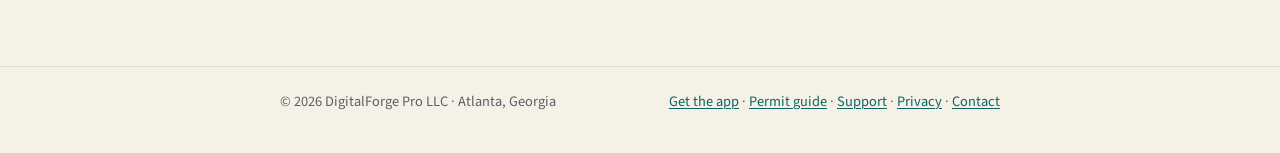
<file: support.html>
<!doctype html>
<html lang="en">
<head>
  <meta charset="utf-8">
  <meta name="viewport" content="width=device-width, initial-scale=1">
  <title>Support · GuestPermits</title>
  <meta name="description" content="Help with the GuestPermits app: setup, login, PIN, the two-permit limit, photo reading, and how to reach us.">
  <link rel="canonical" href="https://guestpermits.com/support.html">
  <link rel="icon" href="favicon.png">
  <link rel="preconnect" href="https://fonts.googleapis.com">
  <link rel="stylesheet" href="https://fonts.googleapis.com/css2?family=Outfit:wght@700;800&family=Source+Sans+3:wght@400;600;700&display=swap">
  <link rel="stylesheet" href="assets/site.css?v=20261015">
</head>
<body>
<header class="site">
  <div class="wrap">
    <a class="brand" href="/">
      <svg viewBox="0 0 180 180" xmlns="http://www.w3.org/2000/svg" aria-hidden="true"><rect width="180" height="180" rx="40" fill="#0F8B8D"/><path fill="#FFFFFF" fill-rule="evenodd" d="M50 34h52a38 38 0 0 1 0 76H76v36H50zM76 58v28h26a14 14 0 0 0 0-28z"/><circle cx="136" cy="134" r="30" fill="#F26B1D" stroke="#0F8B8D" stroke-width="8"/><path d="M136 118v32M120 134h32" stroke="#FFFFFF" stroke-width="9" stroke-linecap="round"/></svg>
      GuestPermits
    </a>
    <nav><a href="beta.html">Get the app</a><a href="support.html">Support</a><a href="privacy.html">Privacy</a></nav>
  </div>
</header>

<main class="wrap">
  <h1>Support</h1>
  <p class="lede">Most questions are answered below. If yours isn't, email <a href="mailto:support@digitalforgepro.ai">support@digitalforgepro.ai</a> and include your phone model and what the app's status banner said. We reply within two business days.</p>

  <h2>Getting started</h2>
  <dl class="faq">
    <dt>What do I need before using the app?</dt>
    <dd>An existing City of Atlanta residential parking permit account at <a href="https://atlparkingpermits.rmcpay.com" target="_blank" rel="noopener">atlparkingpermits.rmcpay.com</a>, created with the same email you'll enter in the app. If you sign in to the portal with a phone number instead, the app's login screen lets you switch to phone.</dd>

    <dt>What details does the app ask for?</dt>
    <dd>The same ones the City's form asks for on every permit: name, address, city, zip code, phone, email, and your permit zone. You enter them once and confirm them each time you open the app. Tap Edit Details if anything changes, such as a new address or zone.</dd>

    <dt>How do I add a guest's vehicle?</dt>
    <dd>Home screen, Manage Vehicles, Add a Vehicle. Take a photo of the plate or choose one you already have, and the app fills in the plate, state, make, model, and color. Check them, give the vehicle a name you'll recognize, and save. You only do this once per vehicle.</dd>
  </dl>

  <h2>Logging in to the portal</h2>
  <dl class="faq">
    <dt>The portal asked me for a verification code.</dt>
    <dd>That's the City's portal, not the app. It sends a short code by email or text the first time you log in from a new phone. Type the code on the page and the app carries on. It's usually only asked once per phone.</dd>

    <dt>What's the PIN?</dt>
    <dd>The 4-digit PIN you created when you set up your portal account. You can save it under Your Details so the app enters it for you; it's kept in your phone's secure storage. If you've forgotten it, use the Reset PIN link on the portal's login page.</dd>

    <dt>The app says my email is filled in but nothing happens.</dt>
    <dd>Tap Send Verification Code on the page. The app doesn't press that button for you, so you can switch to phone login if that's how your account was created.</dd>
  </dl>

  <h2>Creating a permit</h2>
  <dl class="faq">
    <dt>How many guest permits can I have?</dt>
    <dd>The City allows two active guest permits at a time. If you already have two, the app stops at the availability check and tells you. The portal does not allow ending a permit early, so wait for one to expire and try again.</dd>

    <dt>Will the app ever charge me?</dt>
    <dd>No. Guest permits are free, and the app checks that the cart shows $0.00 before it submits. If the portal ever shows an amount due, the app stops and nothing is submitted.</dd>

    <dt>The banner says some fields need my attention.</dt>
    <dd>Occasionally the portal's vehicle model list doesn't include the model as saved. Complete the field on the page, then tap Continue to Checkout. You can also tap Fill Form Now if the app is waiting on a page you can already see.</dd>

    <dt>Where do I see the permit I just created?</dt>
    <dd>On the confirmation screen right after, and afterwards under Recent Permits on the home screen. Each one shows Active, Scheduled, or Expired based on its dates.</dd>
  </dl>

  <h2>License plates</h2>
  <dl class="faq">
    <dt>Why did the app change the letter O in a plate to a zero?</dt>
    <dd>Because the City asks for it. The license plate readers that enforce residential parking do not recognize the letter O, so the City's permit page tells residents to enter the digit 0 for every O (a plate reading HORIZON is entered as H0RIZ0N). GuestPermits does that for you on every plate, typed or read from a photo, so the permit matches what the readers see and your guest is not ticketed by mistake. The plate on the car does not change; only the entry does.</dd>
  </dl>

  <h2>Photos and privacy</h2>
  <dl class="faq">
    <dt>How does the photo reading work?</dt>
    <dd>The photo is sent to an image-recognition service to identify the plate, make, model, and color, then the reading is shown to you to check. It's optional; you can type the details instead. Details in the <a href="privacy.html">privacy policy</a>.</dd>

    <dt>Where is my information stored?</dt>
    <dd>On your phone only. There is no account with us and no server. Deleting the app deletes everything it stored.</dd>
  </dl>

  <h2>Purchases and refunds</h2>
  <dl class="faq">
    <dt>How do I get a refund?</dt>
    <dd>Purchases are handled by Apple and Google, so refunds go through them: <a href="https://support.apple.com/en-us/118223">Apple's refund page</a> or <a href="https://support.google.com/googleplay/answer/2479637">Google Play's refund page</a>. If you're stuck, email us and we'll help.</dd>
  </dl>

  <h2>Terms of use</h2>
  <dl class="faq">
    <dt>What am I agreeing to?</dt>
    <dd>GuestPermits fills in and submits the City of Atlanta's guest permit form on your own portal account, the same as if you typed it. You are responsible for what is submitted on your account, including the vehicle details you save. Check the confirmation the City shows before you rely on a permit.</dd>
    <dt>Can the service change or end?</dt>
    <dd>Yes. The app depends on the City's permit portal, which DigitalForge Pro LLC does not control. If the portal changes, or if the City or its portal provider asks us to stop, permit creation in the app may be paused or ended, with or without notice. Your saved details, vehicles, and permit history stay on your phone, and the City's website keeps working as usual. The one-time unlock buys unlimited use of the app for as long as the service runs; see the refund note above if the service ends shortly after you buy.</dd>
    <dt>Anything else?</dt>
    <dd>The app is provided as is, without warranty. DigitalForge Pro LLC is not liable for a permit that was not issued, a citation, or towing. GuestPermits is not affiliated with the City of Atlanta or Passport Inc.</dd>
  </dl>

  <h2>Contact</h2>
  <div class="card">
    <p style="margin:0"><strong>Email:</strong> <a href="mailto:support@digitalforgepro.ai">support@digitalforgepro.ai</a><br>
    <strong>Publisher:</strong> DigitalForge Pro LLC, Atlanta, Georgia</p>
  </div>
  <p class="meta">GuestPermits is an independent product of DigitalForge Pro LLC and is not affiliated with the City of Atlanta or Passport Inc. For questions about your permit account itself, contact the City's Office of Transportation at DPW-Permits@atlantaga.gov.</p>
</main>

<footer class="site">
  <div class="wrap">
    <span>© 2026 DigitalForge Pro LLC · Atlanta, Georgia</span>
    <span><a href="beta.html">Get the app</a> · <a href="atlanta-guest-parking-permit.html">Permit guide</a> · <a href="support.html">Support</a> · <a href="privacy.html">Privacy</a> · <a href="mailto:support@digitalforgepro.ai">Contact</a></span>
  </div>
</footer>
</body>
</html>
</file>
<file: assets/site.css>
:root {
  --teal: #0F8B8D;
  --teal-dark: #0B6466;
  --orange: #F26B1D;
  --navy: #14284B;
  --cream: #F6F1E7;
  --ink: #1B1B1F;
  --muted: #5B5F6A;
  --line: #E4DED2;
}
* { box-sizing: border-box; }
html { color-scheme: light; }
body {
  margin: 0;
  font-family: 'Source Sans 3', 'Segoe UI', system-ui, -apple-system, sans-serif;
  font-size: 17px;
  line-height: 1.55;
  color: var(--ink);
  background: var(--cream);
}
h1, h2, h3 { font-family: 'Outfit', 'Segoe UI', system-ui, sans-serif; line-height: 1.15; margin: 0 0 0.4em; color: var(--navy); }
h1 { font-size: 2.2rem; font-weight: 800; letter-spacing: -0.02em; }
h2 { font-size: 1.45rem; font-weight: 700; margin-top: 2em; }
h3 { font-size: 1.1rem; font-weight: 700; margin-top: 1.4em; }
p { margin: 0 0 1em; }
a { color: var(--teal-dark); text-decoration-thickness: 1px; text-underline-offset: 2px; }
a:hover { color: var(--orange); }
ul { padding-left: 1.2em; }
li { margin-bottom: 0.4em; }
header.site {
  background: var(--teal);
  color: #fff;
  padding: 18px 0;
}
header.site .wrap { display: flex; align-items: center; justify-content: space-between; gap: 16px; }
header.site a { color: #fff; text-decoration: none; font-weight: 600; }
header.site nav { display: flex; gap: 22px; font-size: 0.95rem; }
.brand { display: flex; align-items: center; gap: 12px; font-family: 'Outfit', 'Segoe UI', system-ui, sans-serif; font-size: 1.25rem; font-weight: 800; letter-spacing: -0.01em; }
.brand svg { width: 34px; height: 34px; border-radius: 8px; }
.wrap { max-width: 760px; margin: 0 auto; padding: 0 20px; }
main.wrap { padding-top: 40px; padding-bottom: 64px; }
.lede { font-size: 1.15rem; color: var(--muted); }
.card { background: #fff; border: 1px solid var(--line); border-radius: 14px; padding: 20px 22px; margin: 1.2em 0; }
.meta { color: var(--muted); font-size: 0.95rem; }
footer.site { border-top: 1px solid var(--line); color: var(--muted); font-size: 0.9rem; padding: 24px 0 40px; }
footer.site .wrap { display: flex; flex-wrap: wrap; gap: 16px 28px; justify-content: space-between; }
.cta { display: inline-block; background: var(--orange); color: #fff; font-weight: 700; padding: 12px 20px; border-radius: 12px; text-decoration: none; }
.cta:hover { color: #fff; background: #d95d15; }
.badges { display: flex; gap: 14px; flex-wrap: wrap; margin: 1.4em 0; }
.hero { display: grid; grid-template-columns: 1fr; gap: 28px; align-items: center; }
@media (min-width: 640px) { .hero { grid-template-columns: 1.4fr 1fr; } }
.hero-art { display: flex; justify-content: center; }
.hero-art svg { width: 200px; height: 200px; border-radius: 44px; box-shadow: 0 18px 40px rgba(20, 40, 75, 0.18); }
dl.faq dt { font-weight: 700; color: var(--navy); margin-top: 1.2em; }
dl.faq dd { margin: 0.3em 0 0; }
dl.faq.platforms dt { font-family: 'Outfit', sans-serif; font-size: 1.5rem; font-weight: 800; color: var(--orange); margin-top: 1.4em; }

/* How-it-works diagram: wider than the text column on large screens, full width on phones. */
.diagram { --dw: min(1100px, calc(100vw - 40px)); width: var(--dw); margin: 1em 0 1.6em calc(50% - var(--dw) / 2); }
.diagram img { display: block; width: 100%; height: auto; border: 1px solid var(--line); border-radius: 14px; background: #fff; }
.diagram figcaption { text-align: center; font-size: 0.9em; color: var(--muted, #5B5F6A); margin-top: 0.5em; }
</file>
